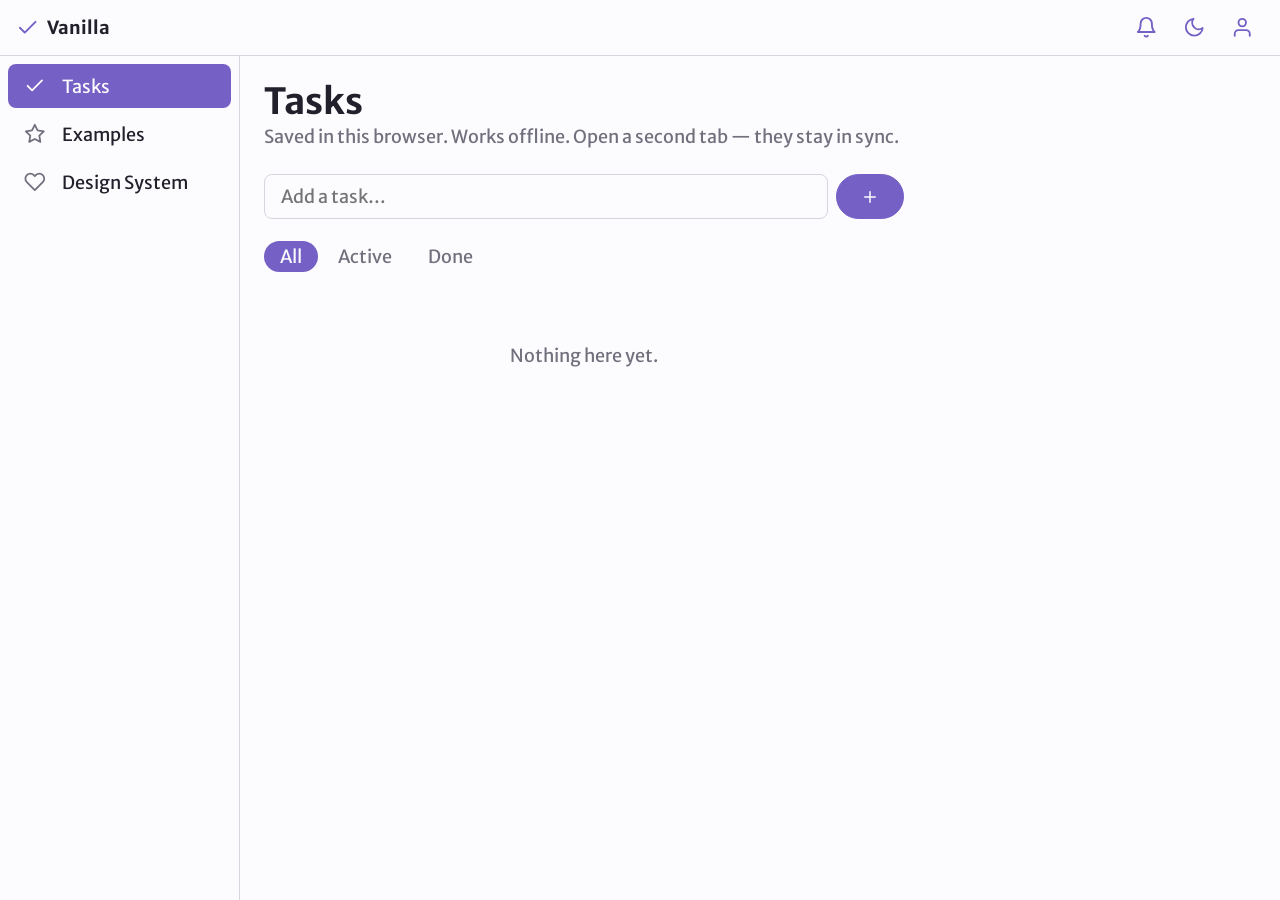
<file: public/index.html>
<!doctype html>
<html lang="en">
<head>
	<meta charset="utf-8">
	<meta name="viewport" content="width=device-width, initial-scale=1">
	<title>Tasks · Vanilla Template</title>
	<meta name="description" content="A local-first task list in a real app shell — the canonical example page.">

	<link rel="stylesheet" href="common.css">
	<link rel="stylesheet" href="index.css">
	<link rel="icon" href="icons.svg#icon-check">
	<link rel="manifest" href="manifest.json">
	<script type="module" src="index.js"></script>
</head>
<body>

<!-- The app shell: a top bar, a left nav, and the main content. On a narrow
     screen the nav becomes a drawer; whether it's open is a data-* on the shell
     that JS flips and CSS animates — no layout logic in JS. -->
<div class="app-shell" data-part="shell" data-sidebar="closed">

	<header class="app-header">
		<button class="icon-btn menu-toggle" data-variant="ghost" data-part="menu-toggle"
			aria-label="Toggle menu">
			<x-icon name="menu"></x-icon>
		</button>

		<a class="brand" href="index.html">
			<x-icon name="check"></x-icon>
			<span>Vanilla</span>
		</a>

		<div class="header-actions">
			<button class="icon-btn" data-variant="ghost" aria-label="Notifications">
				<x-icon name="bell"></x-icon>
			</button>
			<button class="icon-btn" data-variant="ghost" data-part="theme-toggle" aria-label="Toggle theme">
				<x-icon name="moon"></x-icon>
			</button>
			<button class="icon-btn" data-variant="ghost" aria-label="Account">
				<x-icon name="user"></x-icon>
			</button>
		</div>
	</header>

	<!-- Left nav. Real links in a list, one HTML file per page — no router. The
	     page we're on is a plain <span>, not a link. -->
	<aside class="sidebar">
		<nav class="side-nav" aria-label="Primary">
			<ul class="flow">
				<li><span><x-icon name="check"></x-icon> Tasks</span></li>
				<li><a href="examples/index.html"><x-icon name="star"></x-icon> Examples</a></li>
				<li><a href="design-system.html"><x-icon name="heart"></x-icon> Design System</a></li>
			</ul>
		</nav>
	</aside>

	<!-- Tap-to-close backdrop behind the open drawer (narrow screens only). -->
	<div class="overlay" data-part="overlay"></div>

	<main class="content">
		<div class="content-inner flow">

			<header class="content-head">
				<h1>Tasks</h1>
				<p class="muted">Saved in this browser. Works offline. Open a second tab —
					they stay in sync.</p>
			</header>

			<!-- Add. A plain <form>: Enter submits, `required` blocks empty. -->
			<form class="add-form" data-part="add-form">
				<input data-part="new-text" name="text" placeholder="Add a task…"
					required autocomplete="off" aria-label="New task">
				<button data-variant="primary" aria-label="Add">
					<x-icon name="plus"></x-icon>
				</button>
			</form>

			<!-- Filter. Each is a link to the same page with a query param — real
			     URLs, no router. All three stay links (clicking re-applies a
			     filter), so JS marks the active one with aria-current for anyone
			     who can't see the fill. -->
			<nav class="filters" data-part="filters" aria-label="Filter tasks">
				<ul>
					<li><a href="?filter=all">All</a></li>
					<li><a href="?filter=active">Active</a></li>
					<li><a href="?filter=done">Done</a></li>
				</ul>
			</nav>

			<ul class="task-list flow" data-part="list"></ul>

			<p class="empty" data-part="empty" hidden>Nothing here yet.</p>

		</div>
	</main>

</div>

<!-- Row shape for the reconciler. Cloned per task; [data-part] fields filled. -->
<template data-part="row-template">
	<li class="task">
		<label class="task-check">
			<input type="checkbox" data-part="done" aria-label="Done">
		</label>
		<span class="task-text" data-part="text"></span>
		<button class="task-action" data-part="edit" data-variant="ghost" aria-label="Edit">
			<x-icon name="edit"></x-icon>
		</button>
		<button class="task-action" data-part="remove" data-variant="ghost" aria-label="Delete">
			<x-icon name="trash"></x-icon>
		</button>
	</li>
</template>

<!-- Edit dialog. Native <dialog>; submits with method="dialog". -->
<dialog data-part="edit-dialog">
	<form method="dialog" class="flow" data-part="edit-form">
		<h2>Edit task</h2>
		<label>
			<span>Text</span>
			<input name="text" data-part="edit-text" required>
		</label>
		<div class="row">
			<button value="save" data-variant="primary">Save</button>
			<button value="cancel" data-variant="ghost" formnovalidate>Cancel</button>
		</div>
	</form>
</dialog>

</body>
</html>
</file>
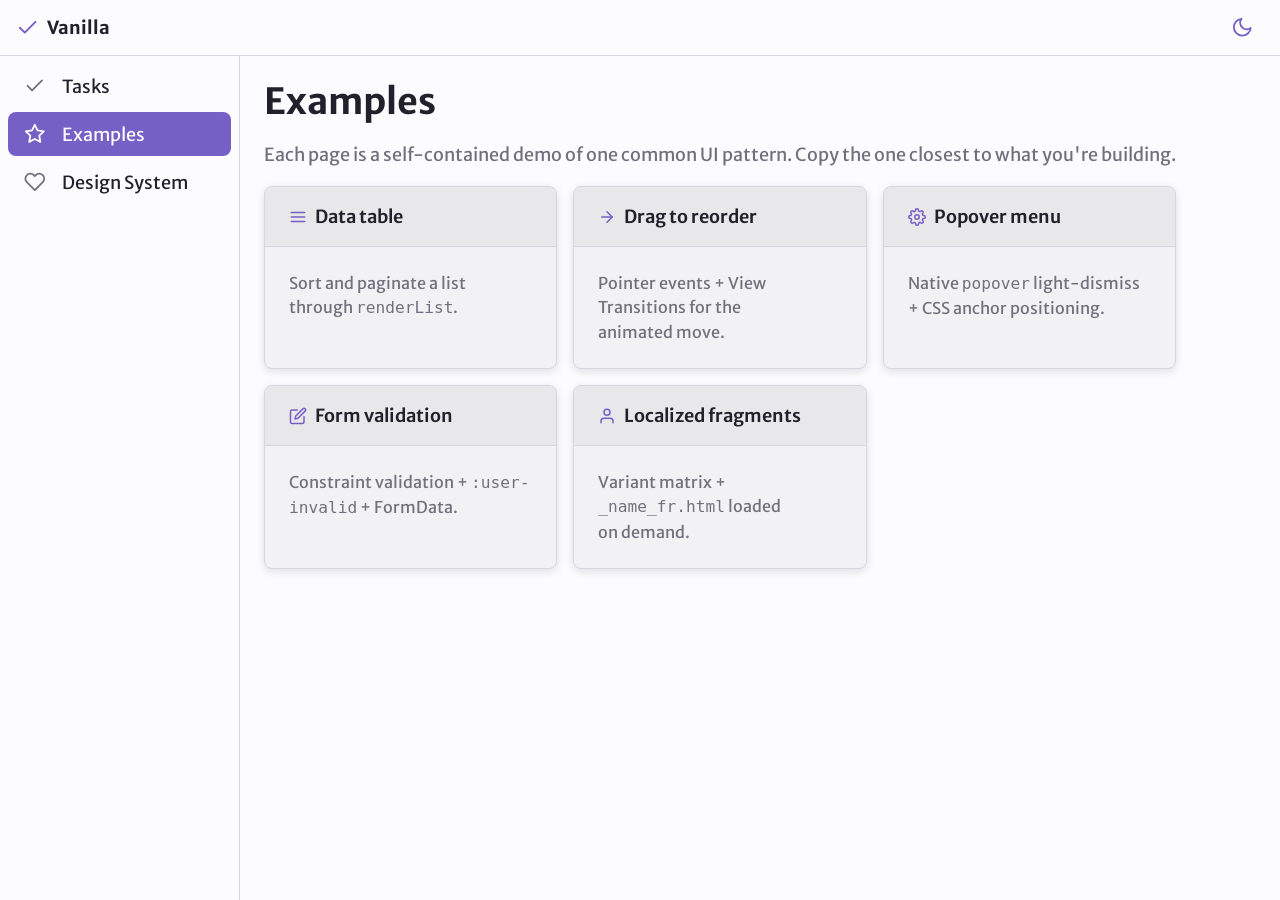
<file: public/examples/index.html>
<!doctype html>
<html lang="en">
<head>
	<meta charset="utf-8">
	<meta name="viewport" content="width=device-width, initial-scale=1">
	<title>Examples · Vanilla Template</title>
	<meta name="description" content="One self-contained page per pattern — copy the one you need.">

	<link rel="stylesheet" href="../common.css">
	<link rel="stylesheet" href="index.css">
	<link rel="icon" href="../icons.svg#icon-star">
	<script type="module" src="index.js"></script>
</head>
<body>

<!-- Same app shell as every page — top bar, left nav, drawer on narrow screens.
     The Examples link is the current page. See index.html for the full notes. -->
<div class="app-shell" data-part="shell" data-sidebar="closed">

	<header class="app-header">
		<button class="icon-btn menu-toggle" data-variant="ghost" data-part="menu-toggle"
			aria-label="Toggle menu">
			<x-icon name="menu"></x-icon>
		</button>

		<a class="brand" href="../index.html">
			<x-icon name="check"></x-icon>
			<span>Vanilla</span>
		</a>

		<div class="header-actions">
			<button class="icon-btn" data-variant="ghost" data-part="theme-toggle" aria-label="Toggle theme">
				<x-icon name="moon"></x-icon>
			</button>
		</div>
	</header>

	<aside class="sidebar">
		<nav class="side-nav" aria-label="Primary">
			<ul class="flow">
				<li><a href="../index.html"><x-icon name="check"></x-icon> Tasks</a></li>
				<li><span><x-icon name="star"></x-icon> Examples</span></li>
				<li><a href="../design-system.html"><x-icon name="heart"></x-icon> Design System</a></li>
			</ul>
		</nav>
	</aside>

	<div class="overlay" data-part="overlay"></div>

	<main class="content ex-main flow">

		<header class="flow">
			<h1>Examples</h1>
			<p class="muted">Each page is a self-contained demo of one common UI
				pattern. Copy the one closest to what you're building.</p>
		</header>

		<div class="card-grid-flush">
			<a class="card" href="data-table.html">
				<header class="card-head"><x-icon name="menu"></x-icon> Data table</header>
				<p class="card-body">Sort and paginate a list through <code>renderList</code>.</p>
			</a>
			<a class="card" href="reorder.html">
				<header class="card-head"><x-icon name="arrow-right"></x-icon> Drag to reorder</header>
				<p class="card-body">Pointer events + View Transitions for the animated move.</p>
			</a>
			<a class="card" href="popover-menu.html">
				<header class="card-head"><x-icon name="settings"></x-icon> Popover menu</header>
				<p class="card-body">Native <code>popover</code> light-dismiss + CSS anchor positioning.</p>
			</a>
			<a class="card" href="form-validation.html">
				<header class="card-head"><x-icon name="edit"></x-icon> Form validation</header>
				<p class="card-body">Constraint validation + <code>:user-invalid</code> + FormData.</p>
			</a>
			<a class="card" href="i18n-fragments.html">
				<header class="card-head"><x-icon name="user"></x-icon> Localized fragments</header>
				<p class="card-body">Variant matrix + <code>_name_fr.html</code> loaded on demand.</p>
			</a>
		</div>

	</main>

</div>

</body>
</html>
</file>
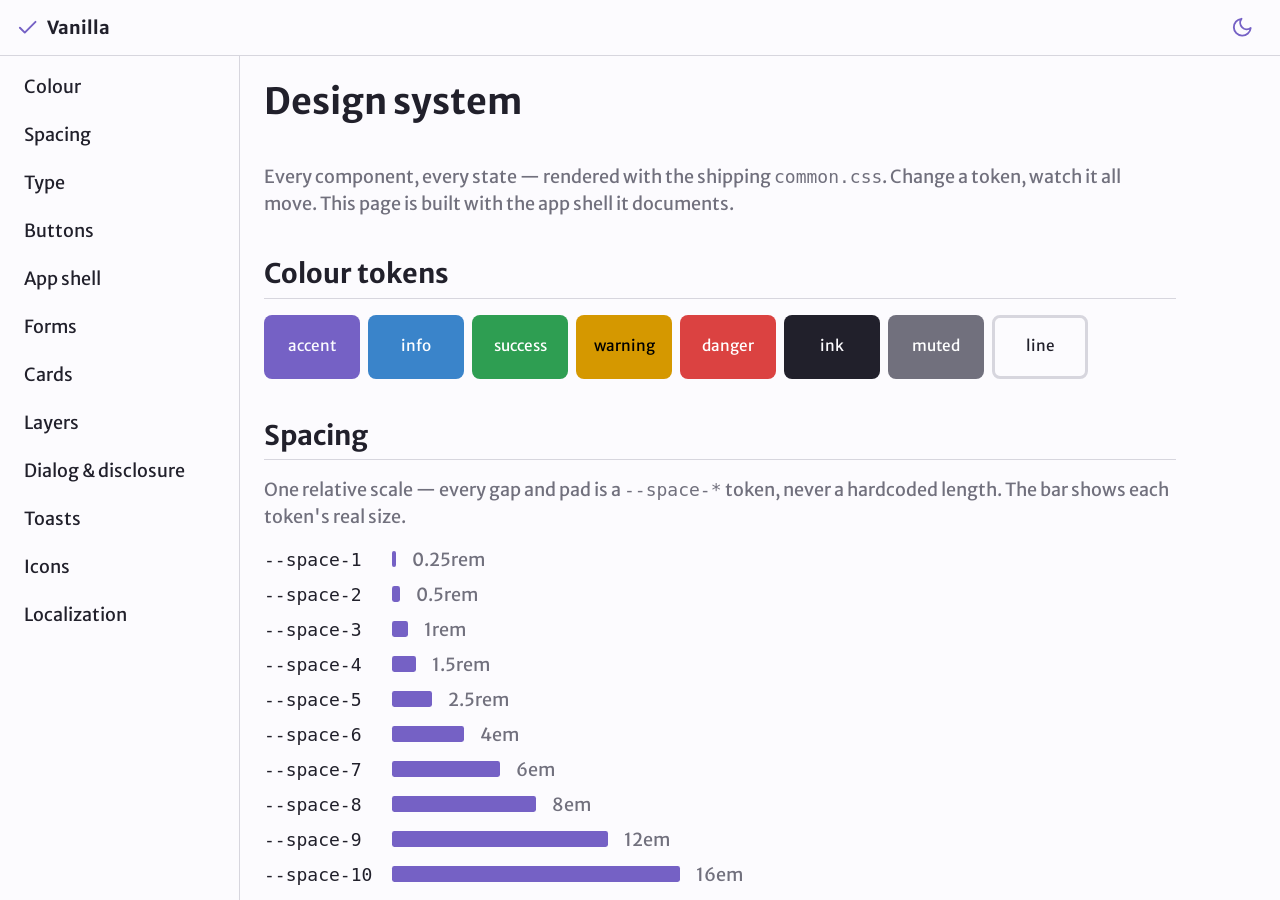
<file: public/design-system.html>
<!doctype html>
<html lang="en">
<head>
	<meta charset="utf-8">
	<meta name="viewport" content="width=device-width, initial-scale=1">
	<title>Design system · Vanilla Template</title>

	<!-- The gallery ships the SAME common.css the app does, so it can't drift
	     from the real components. design-system.css is layout for this page
	     only — it defines no component styles. -->
	<link rel="stylesheet" href="common.css">
	<link rel="stylesheet" href="design-system.css">
	<script type="module" src="design-system.js"></script>
</head>
<body>

<!-- The gallery is built with the very shell it documents (common.css). -->
<div class="app-shell" data-part="shell" data-sidebar="closed">

<header class="app-header">
	<button class="icon-btn menu-toggle" data-variant="ghost" data-part="menu-toggle"
		aria-label="Toggle menu">
		<x-icon name="menu"></x-icon>
	</button>
	<a class="brand" href="index.html">
		<x-icon name="check"></x-icon>
		<span>Vanilla</span>
	</a>
	<div class="header-actions">
		<button class="icon-btn" data-variant="ghost" data-part="theme-toggle" aria-label="Toggle theme">
			<x-icon name="moon"></x-icon>
		</button>
	</div>
</header>

<aside class="sidebar">
	<nav class="side-nav" aria-label="Sections">
		<ul class="flow">
			<li><a href="#colour">Colour</a></li>
			<li><a href="#spacing">Spacing</a></li>
			<li><a href="#type">Type</a></li>
			<li><a href="#buttons">Buttons</a></li>
			<li><a href="#shell">App shell</a></li>
			<li><a href="#forms">Forms</a></li>
			<li><a href="#cards">Cards</a></li>
			<li><a href="#layers">Layers</a></li>
			<li><a href="#dialog">Dialog &amp; disclosure</a></li>
			<li><a href="#toasts">Toasts</a></li>
			<li><a href="#icons">Icons</a></li>
			<li><a href="#i18n">Localization</a></li>
		</ul>
	</nav>
</aside>

<div class="overlay" data-part="overlay"></div>

<main class="content ds-main flow">

	<header class="flow">
		<h1>Design system</h1>
		<p class="muted">Every component, every state — rendered with the shipping
			<code>common.css</code>. Change a token, watch it all move. This page is
			built with the app shell it documents.</p>
	</header>

	<!-- ── Colour ──────────────────────────────────────────────────────── -->
	<section id="colour" class="ds-section flow">
		<h2>Colour tokens</h2>
		<div class="ds-swatches">
			<div class="ds-swatch" style="background: var(--accent); color: var(--accent-ink)">accent</div>
			<div class="ds-swatch" style="background: var(--info); color: white">info</div>
			<div class="ds-swatch" style="background: var(--success); color: white">success</div>
			<div class="ds-swatch" style="background: var(--warning); color: black">warning</div>
			<div class="ds-swatch" style="background: var(--danger); color: white">danger</div>
			<div class="ds-swatch" style="background: var(--ink); color: var(--surface)">ink</div>
			<div class="ds-swatch" style="background: var(--muted); color: white">muted</div>
			<div class="ds-swatch ds-swatch-line">line</div>
		</div>
	</section>

	<!-- ── Spacing ─────────────────────────────────────────────────────── -->
	<section id="spacing" class="ds-section flow">
		<h2>Spacing</h2>
		<p class="muted">One relative scale — every gap and pad is a
			<code>--space-*</code> token, never a hardcoded length. The bar shows
			each token's real size.</p>
		<div class="ds-spaces flow">
			<div class="row"><code>--space-1</code><span class="ds-bar" style="inline-size: var(--space-1)"></span><span class="muted">0.25rem</span></div>
			<div class="row"><code>--space-2</code><span class="ds-bar" style="inline-size: var(--space-2)"></span><span class="muted">0.5rem</span></div>
			<div class="row"><code>--space-3</code><span class="ds-bar" style="inline-size: var(--space-3)"></span><span class="muted">1rem</span></div>
			<div class="row"><code>--space-4</code><span class="ds-bar" style="inline-size: var(--space-4)"></span><span class="muted">1.5rem</span></div>
			<div class="row"><code>--space-5</code><span class="ds-bar" style="inline-size: var(--space-5)"></span><span class="muted">2.5rem</span></div>
			<div class="row"><code>--space-6</code><span class="ds-bar" style="inline-size: var(--space-6)"></span><span class="muted">4em</span></div>
			<div class="row"><code>--space-7</code><span class="ds-bar" style="inline-size: var(--space-7)"></span><span class="muted">6em</span></div>
			<div class="row"><code>--space-8</code><span class="ds-bar" style="inline-size: var(--space-8)"></span><span class="muted">8em</span></div>
			<div class="row"><code>--space-9</code><span class="ds-bar" style="inline-size: var(--space-9)"></span><span class="muted">12em</span></div>
			<div class="row"><code>--space-10</code><span class="ds-bar" style="inline-size: var(--space-10)"></span><span class="muted">16em</span></div>
		</div>
		<p class="muted">Small steps (1–5) are <code>rem</code>, fixed to the root
			size, for gaps and padding. Large steps (6–10) are <code>em</code>, so
			big whitespace scales with the local text. The <code>.flow</code>
			utility stacks content using these — its gap defaults to
			<code>1em</code>, and a container sets <code>--flow-space</code> to any
			of them to retune.</p>
	</section>

	<!-- ── Type ────────────────────────────────────────────────────────── -->
	<section id="type" class="ds-section flow">
		<h2>Type</h2>
		<h1>Heading 1</h1>
		<h2>Heading 2</h2>
		<h3>Heading 3</h3>
		<p>Body text sets the scale for everything else — sizes are relative, so
			nudging the root font-size rescales the whole page. Here's a
			<a href="#type">link</a> and some <code>inline code</code>.</p>
		<p class="muted">Muted text, for captions and secondary notes.</p>
	</section>

	<!-- ── Buttons ─────────────────────────────────────────────────────── -->
	<section id="buttons" class="ds-section flow">
		<h2>Buttons</h2>
		<p class="muted">One rule, variant chosen by <code>data-variant</code>.</p>
		<div class="row wrap">
			<button type="button">Default</button>
			<button type="button" data-variant="primary">Primary</button>
			<button type="button" data-variant="ghost">Ghost</button>
			<button type="button" data-variant="danger">Danger</button>
			<button type="button" disabled>Disabled</button>
			<button type="button" data-variant="primary">
				<x-icon name="plus"></x-icon> With icon
			</button>
		</div>
	</section>

	<!-- ── App shell ───────────────────────────────────────────────────── -->
	<section id="shell" class="ds-section flow">
		<h2>App shell</h2>
		<p class="muted">The top bar and the side nav — chrome every page reuses.
			The frame that stretches them into a full-height layout (and folds the
			nav into a drawer on a narrow screen) is each page's own CSS; here the
			pieces stand on their own.</p>

		<h3>Header bar</h3>
		<div class="ds-frame">
			<header class="app-header">
				<a class="brand" href="#shell">
					<x-icon name="check"></x-icon>
					<span>Vanilla</span>
				</a>
				<div class="header-actions">
					<button class="icon-btn" data-variant="ghost" type="button" aria-label="Notifications">
						<x-icon name="bell"></x-icon>
					</button>
					<button class="icon-btn" data-variant="ghost" type="button" aria-label="Toggle theme">
						<x-icon name="moon"></x-icon>
					</button>
					<button class="icon-btn" data-variant="ghost" type="button" aria-label="Account">
						<x-icon name="user"></x-icon>
					</button>
				</div>
			</header>
			<div class="ds-frame-body">The page content sits below the bar.</div>
		</div>

		<h3>Icon button</h3>
		<p class="muted">A square, icon-only <code>.icon-btn</code> — the shared
			button, only the shape changes. Takes the same variants.</p>
		<div class="row wrap">
			<button class="icon-btn" type="button" aria-label="Search"><x-icon name="search"></x-icon></button>
			<button class="icon-btn" data-variant="ghost" type="button" aria-label="Settings"><x-icon name="settings"></x-icon></button>
			<button class="icon-btn" data-variant="primary" type="button" aria-label="Add"><x-icon name="plus"></x-icon></button>
		</div>

		<h3>Side nav</h3>
		<p class="muted">A <code>ul</code> of icon + label links. The current page
			isn't a link — it's a plain <code>&lt;span&gt;</code>, filled like the
			primary button. Being the one item you can't click marks it as current,
			so it needs no <code>aria-current</code>.</p>
		<div class="ds-frame ds-frame-nav">
			<nav class="side-nav" aria-label="Example">
				<ul class="flow">
					<li><span><x-icon name="check"></x-icon> Tasks</span></li>
					<li><a href="#shell"><x-icon name="star"></x-icon> Starred</a></li>
					<li><a href="#shell"><x-icon name="bell"></x-icon> Notifications</a></li>
					<li><a href="#shell"><x-icon name="heart"></x-icon> Components</a></li>
				</ul>
			</nav>
		</div>
	</section>

	<!-- ── Forms ───────────────────────────────────────────────────────── -->
	<section id="forms" class="ds-section flow">
		<h2>Forms</h2>
		<p class="muted">Labels wrap their control; errors show only after the
			user touches a field (<code>:user-invalid</code>). Try submitting
			empty.</p>
		<form class="flow ds-form" data-part="demo-form">
			<label>
				<span>Name</span>
				<input name="name" required placeholder="Ada Lovelace">
			</label>
			<label>
				<span>Email</span>
				<input name="email" type="email" required placeholder="ada@example.com">
				<small class="field-error">Enter a valid email.</small>
			</label>
			<label>
				<span>Role</span>
				<select name="role">
					<option>Engineer</option>
					<option>Designer</option>
					<option>Manager</option>
				</select>
			</label>
			<fieldset>
				<legend>Notifications</legend>
				<label class="row"><input type="checkbox" name="n" checked> <span>Email</span></label>
				<label class="row"><input type="checkbox" name="n"> <span>SMS</span></label>
			</fieldset>
			<label>
				<span>Notes</span>
				<textarea name="notes" placeholder="Anything else…"></textarea>
			</label>
			<div class="row">
				<button type="submit" data-variant="primary">Submit</button>
				<button type="reset" data-variant="ghost">Reset</button>
			</div>
		</form>
	</section>

	<!-- ── Cards ───────────────────────────────────────────────────────── -->
	<section id="cards" class="ds-section flow">
		<h2>Cards</h2>
		<p class="muted">A framed surface. The frame adds no padding — build the
			inside from optional parts: a full-width <code>.card-head</code> (one
			tone deeper, with a bottom line), a <code>.card-media</code> that runs
			edge to edge, and a padded <code>.card-body</code>. Mix them as the
			content needs.</p>

		<!-- Anatomy: the optional parts, laid out in a plain responsive grid. -->
		<h3>Anatomy</h3>
		<div class="card-grid">

			<!-- Header + body: the standard two-part card. -->
			<article class="card">
				<header class="card-head">Header</header>
				<div class="card-body flow">
					<p>A header bar over a padded body. The header runs the full width
						of the card and sits one tone deeper, split off by a line.</p>
					<div class="row"><button type="button" data-variant="primary">Action</button></div>
				</div>
			</article>

			<!-- Body only: no header, just padded content. -->
			<article class="card">
				<div class="card-body flow">
					<strong>No header</strong>
					<p>Sometimes a card is just a padded box. Drop the header and keep
						the <code>.card-body</code>.</p>
				</div>
			</article>

			<!-- Media on top: the image is full-bleed (no padding); text below sits
			     in a body. -->
			<article class="card">
				<div class="card-media ds-card-photo" role="img" aria-label="Placeholder image"></div>
				<div class="card-body flow">
					<strong>Image on top</strong>
					<p>The picture fills the card corner to corner — no padding around
						it — and the body pads only the text.</p>
				</div>
			</article>

			<!-- All three: header, then a full-bleed image, then a body. -->
			<article class="card">
				<header class="card-head">Header</header>
				<div class="card-media ds-card-photo" role="img" aria-label="Placeholder image"></div>
				<div class="card-body">
					<p>Header, full-bleed media, and body stacked together.</p>
				</div>
			</article>

			<!-- Media only: an image card with no text at all. -->
			<article class="card">
				<div class="card-media ds-card-photo" role="img" aria-label="Placeholder image"></div>
			</article>

			<!-- One element carrying both classes — the plain text-card shorthand. -->
			<p class="card card-body">A one-element text card: <code>.card</code> for
				the frame, <code>.card-body</code> for the padding.</p>

		</div>

		<!-- Layouts: the four shared containers for a set of cards. Each demo uses
		     the same cards with uneven text so the layout differences show. -->
		<h3>Layouts</h3>
		<p class="muted">Four first-class containers for a set of cards, all from
			<code>common.css</code>. Each takes a <code>--card-gap</code> and a
			<code>--card-min</code> knob.</p>

		<p class="muted"><code>.card-carousel</code> — one row that scrolls sideways
			and snaps to each card.</p>
		<div class="card-carousel">
			<article class="card"><header class="card-head">One</header><div class="card-body">Scrolls sideways.</div></article>
			<article class="card"><header class="card-head">Two</header><div class="card-body">Snaps to each card as you drag.</div></article>
			<article class="card"><header class="card-head">Three</header><div class="card-body">Cards keep their width and run off-screen.</div></article>
			<article class="card"><header class="card-head">Four</header><div class="card-body">Scroll to reach the rest.</div></article>
			<article class="card"><header class="card-head">Five</header><div class="card-body">Last one.</div></article>
		</div>

		<p class="muted"><code>.card-grid</code> — wraps into as many columns as fit;
			each card keeps its natural height, so the bottoms are ragged.</p>
		<div class="card-grid">
			<article class="card"><header class="card-head">One</header><div class="card-body">A line.</div></article>
			<article class="card"><header class="card-head">Two</header><div class="card-body">More text here, so this card runs a couple of lines taller than the one-liners next to it.</div></article>
			<article class="card"><header class="card-head">Three</header><div class="card-body">A line.</div></article>
			<article class="card"><header class="card-head">Four</header><div class="card-body">A middling amount of text — a bit more than one line, a bit less than the tall one.</div></article>
			<article class="card"><header class="card-head">Five</header><div class="card-body">A line.</div></article>
			<article class="card"><header class="card-head">Six</header><div class="card-body">The tallest of the set, with enough words to wrap across several lines and stretch this card well past the rest of them in the row.</div></article>
		</div>

		<p class="muted"><code>.card-grid-flush</code> — the same grid, but every card
			in a row matches the tallest, so their bottoms line up flush.</p>
		<div class="card-grid-flush">
			<article class="card"><header class="card-head">One</header><div class="card-body">A line.</div></article>
			<article class="card"><header class="card-head">Two</header><div class="card-body">More text here, so this card runs a couple of lines taller than the one-liners next to it.</div></article>
			<article class="card"><header class="card-head">Three</header><div class="card-body">A line.</div></article>
			<article class="card"><header class="card-head">Four</header><div class="card-body">A middling amount of text — a bit more than one line, a bit less than the tall one.</div></article>
			<article class="card"><header class="card-head">Five</header><div class="card-body">A line.</div></article>
			<article class="card"><header class="card-head">Six</header><div class="card-body">The tallest of the set, with enough words to wrap across several lines and stretch this card well past the rest of them in the row.</div></article>
		</div>

		<p class="muted"><code>.card-stack</code> — a single vertical column, one card
			under the next.</p>
		<div class="card-stack">
			<article class="card"><header class="card-head">First</header><div class="card-body">Stacked straight down the page.</div></article>
			<article class="card"><header class="card-head">Second</header><div class="card-body">Full width, one under the last.</div></article>
			<article class="card"><header class="card-head">Third</header><div class="card-body">Good for a narrow column or a feed.</div></article>
		</div>
	</section>

	<!-- ── Layers ──────────────────────────────────────────────────────── -->
	<section id="layers" class="ds-section flow">
		<h2>Layers</h2>
		<p class="muted">Each nested <code>.card</code> shifts tone one step on its
			own — no per-depth class. Padding is <code>.card-body</code>; the tone
			step is automatic.</p>
		<div class="card">
			<div class="card-body">
				Layer 1
				<div class="card">
					<div class="card-body">
						Layer 2
						<div class="card">
							<div class="card-body">
								Layer 3
								<div class="card"><div class="card-body">Layer 4</div></div>
							</div>
						</div>
					</div>
				</div>
			</div>
		</div>
	</section>

	<!-- ── Dialog & disclosure ─────────────────────────────────────────── -->
	<section id="dialog" class="ds-section flow">
		<h2>Dialog &amp; disclosure</h2>
		<div class="row wrap">
			<button type="button" data-part="open-dialog" data-variant="primary">Open dialog</button>
		</div>
		<dialog data-part="dialog">
			<form method="dialog" class="flow">
				<h3>Native &lt;dialog&gt;</h3>
				<p>Focus trap, Esc to close, and the backdrop all come from the
					platform. <code>method="dialog"</code> closes on submit.</p>
				<div class="row">
					<button data-variant="primary">Got it</button>
				</div>
			</form>
		</dialog>

		<details>
			<summary>A details/summary disclosure</summary>
			<p>Open and closed is a state the browser owns. No JS.</p>
		</details>
	</section>

	<!-- ── Toasts ──────────────────────────────────────────────────────── -->
	<section id="toasts" class="ds-section flow">
		<h2>Toasts</h2>
		<p class="muted">Lifetime is a CSS animation. Hover one to pause it.</p>
		<div class="row wrap">
			<button type="button" data-toast="info">Info</button>
			<button type="button" data-toast="success">Success</button>
			<button type="button" data-toast="warning">Warning</button>
			<button type="button" data-toast="error">Error</button>
		</div>
	</section>

	<!-- ── Icons ───────────────────────────────────────────────────────── -->
	<section id="icons" class="ds-section flow">
		<h2>Icons</h2>
		<p class="muted">One sprite, sized to the surrounding text, coloured by
			<code>currentColor</code>.</p>
		<div class="ds-icons" data-part="icon-grid"></div>
		<p class="muted">By default a bigger icon has a proportionally bigger
			stroke (left). Set <code>--icon-scale</code> to the size multiple and
			the stroke stays visually the same weight at any size (right):</p>
		<div class="row" style="gap: 2rem; align-items: baseline">
			<span class="row" style="gap: 1rem; align-items: baseline">
				<x-icon name="star" style="font-size: 1rem"></x-icon>
				<x-icon name="star" style="font-size: 2rem"></x-icon>
				<x-icon name="star" style="font-size: 3rem"></x-icon>
			</span>
			<span class="row" style="gap: 1rem; align-items: baseline">
				<x-icon name="star" style="font-size: 1rem; --icon-scale: 1"></x-icon>
				<x-icon name="star" style="font-size: 2rem; --icon-scale: 2"></x-icon>
				<x-icon name="star" style="font-size: 3rem; --icon-scale: 3"></x-icon>
			</span>
		</div>
	</section>

	<!-- ── Localization ────────────────────────────────────────────────── -->
	<section id="i18n" class="ds-section flow">
		<h2>Localization</h2>
		<p class="muted">A string is a <code>&lt;template&gt;</code> tagged with
			<code>lang</code> and optional axes. Plural and language are picked by
			specificity.</p>

		<template data-name="cart" lang="en" data-plural="one">{count} item in your cart</template>
		<template data-name="cart" lang="en" data-plural="other">{count} items in your cart</template>
		<template data-name="cart" lang="fr" data-plural="one">{count} article dans le panier</template>
		<template data-name="cart" lang="fr" data-plural="other">{count} articles dans le panier</template>

		<div class="row wrap">
			<label class="row"><span>Locale</span>
				<select data-part="locale">
					<option value="en">en</option>
					<option value="fr">fr</option>
				</select>
			</label>
			<label class="row"><span>Count</span>
				<input data-part="count" type="number" value="1" min="0" style="width: 6rem">
			</label>
		</div>
		<p class="card card-body" data-part="cart-out" lang="en">1 item in your cart</p>
	</section>

	<footer class="ds-foot muted">
		Same <code>common.css</code> as the app. If it looks right here, it looks
		right there.
	</footer>

</main>

</div>

</body>
</html>
</file>
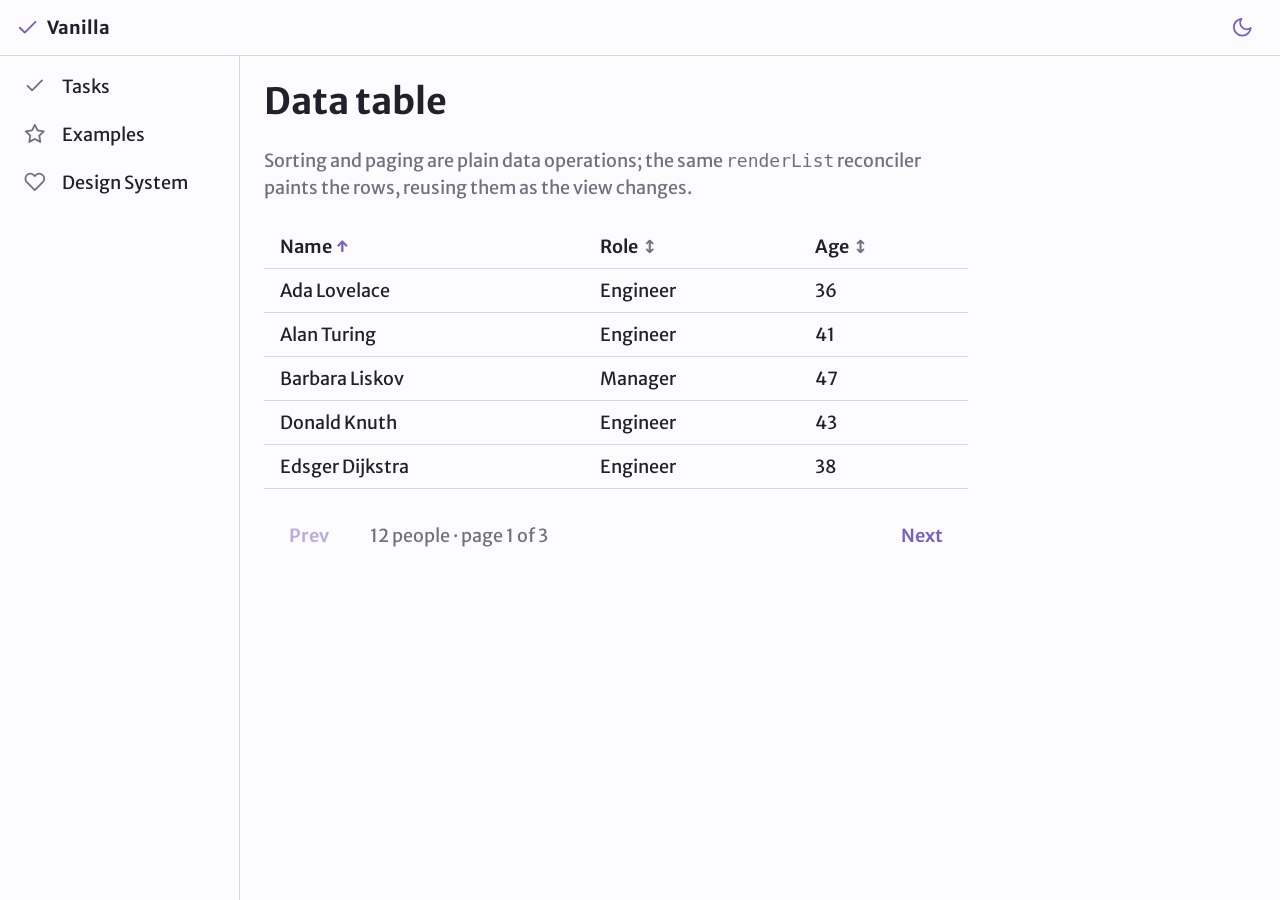
<file: public/examples/data-table.html>
<!doctype html>
<html lang="en">
<head>
	<meta charset="utf-8">
	<meta name="viewport" content="width=device-width, initial-scale=1">
	<title>Data table · Examples</title>
	<link rel="stylesheet" href="../common.css">
	<link rel="icon" href="../icons.svg#icon-menu">
	<style>
		/* The page wears the shared app shell (common.css); this file only styles
		   the content inside it. */
		.content-inner { width: min(100%, 44rem); --flow-space: var(--space-4); }
		.muted { color: var(--muted); }
		table { width: 100%; border-collapse: collapse; }
		th, td { text-align: left; padding: var(--space-2) var(--space-3); border-bottom: 0.1rem solid var(--line); }
		th button {
			all: unset; cursor: pointer; display: inline-flex; align-items: center; gap: var(--space-1);
			font-weight: 600; min-height: auto; padding: 0; border: 0;
		}
		/* The sort arrow is a data-* state on the header; CSS draws it. */
		th[data-sort] button::after { content: '↕'; color: var(--muted); }
		th[data-sort="asc"] button::after { content: '↑'; color: var(--accent); }
		th[data-sort="desc"] button::after { content: '↓'; color: var(--accent); }
		.controls { display: flex; align-items: center; gap: var(--space-3); }
		.controls .grow { flex: 1; }
	</style>
	<script type="module" src="data-table.js"></script>
</head>
<body>

<!-- The shared app shell — top bar, side nav, drawer on narrow screens. The
     Examples link is the current section. See ../index.html for the full notes. -->
<div class="app-shell" data-part="shell" data-sidebar="closed">

	<header class="app-header">
		<button class="icon-btn menu-toggle" data-variant="ghost" data-part="menu-toggle"
			aria-label="Toggle menu">
			<x-icon name="menu"></x-icon>
		</button>
		<a class="brand" href="../index.html">
			<x-icon name="check"></x-icon>
			<span>Vanilla</span>
		</a>
		<div class="header-actions">
			<button class="icon-btn" data-variant="ghost" data-part="theme-toggle" aria-label="Toggle theme">
				<x-icon name="moon"></x-icon>
			</button>
		</div>
	</header>

	<aside class="sidebar">
		<nav class="side-nav" aria-label="Primary">
			<ul class="flow">
				<li><a href="../index.html"><x-icon name="check"></x-icon> Tasks</a></li>
				<li><a href="index.html"><x-icon name="star"></x-icon> Examples</a></li>
				<li><a href="../design-system.html"><x-icon name="heart"></x-icon> Design System</a></li>
			</ul>
		</nav>
	</aside>

	<div class="overlay" data-part="overlay"></div>

	<main class="content">
		<div class="content-inner flow">

			<header class="flow">
				<h1>Data table</h1>
				<p class="muted">Sorting and paging are plain data operations; the same
					<code>renderList</code> reconciler paints the rows, reusing them as the
					view changes.</p>
			</header>

			<table>
				<thead>
					<tr data-part="head">
						<th data-sort="asc" data-key="name"><button type="button">Name</button></th>
						<th data-key="role"><button type="button">Role</button></th>
						<th data-key="age"><button type="button">Age</button></th>
					</tr>
				</thead>
				<tbody data-part="rows"></tbody>
			</table>

			<div class="controls">
				<button type="button" data-part="prev" data-variant="ghost">Prev</button>
				<span class="grow muted" data-part="status"></span>
				<button type="button" data-part="next" data-variant="ghost">Next</button>
			</div>

		</div>
	</main>

</div>

<template data-part="row">
	<tr><td data-part="name"></td><td data-part="role"></td><td data-part="age"></td></tr>
</template>

</body>
</html>
</file>
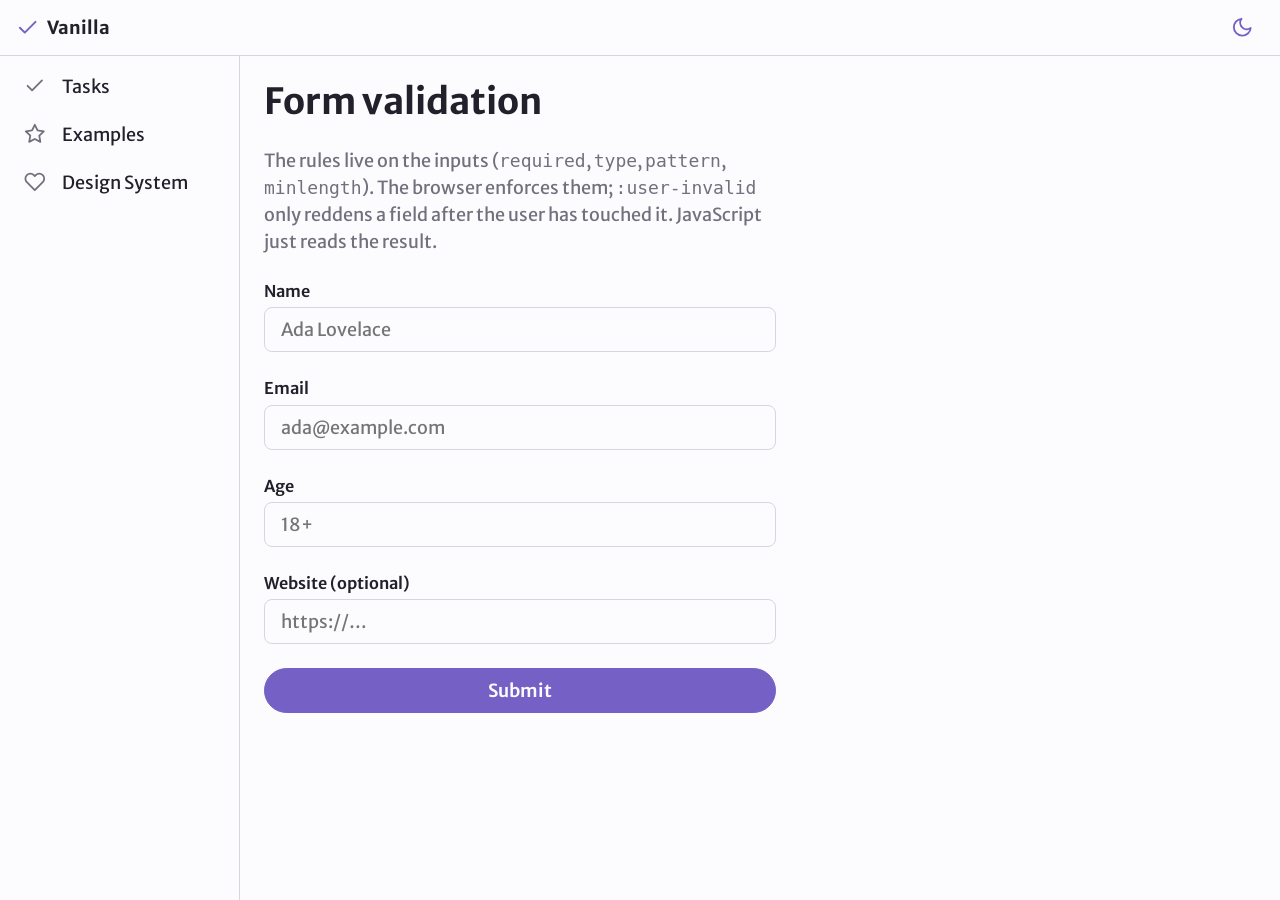
<file: public/examples/form-validation.html>
<!doctype html>
<html lang="en">
<head>
	<meta charset="utf-8">
	<meta name="viewport" content="width=device-width, initial-scale=1">
	<title>Form validation · Examples</title>
	<link rel="stylesheet" href="../common.css">
	<link rel="icon" href="../icons.svg#icon-edit">
	<script type="module" src="../common.js"></script>
	<style>
		/* The page wears the shared app shell (common.css); this file only styles
		   the content inside it. */
		.content-inner { width: min(100%, 32rem); --flow-space: var(--space-4); }
		.muted { color: var(--muted); }
		form { --flow-space: var(--space-4); }   /* stacks via the shared .flow class */
		output.result {
			padding: var(--space-3); border-radius: var(--radius);
			border-inline-start: 0.25rem solid var(--success);
			background: oklch(var(--surface-l) var(--c) var(--h));
			white-space: pre-wrap; font-family: ui-monospace, monospace;
		}
	</style>
</head>
<body>

<!-- The shared app shell — top bar, side nav, drawer on narrow screens. The
     Examples link is the current section. See ../index.html for the full notes. -->
<div class="app-shell" data-part="shell" data-sidebar="closed">

	<header class="app-header">
		<button class="icon-btn menu-toggle" data-variant="ghost" data-part="menu-toggle"
			aria-label="Toggle menu">
			<x-icon name="menu"></x-icon>
		</button>
		<a class="brand" href="../index.html">
			<x-icon name="check"></x-icon>
			<span>Vanilla</span>
		</a>
		<div class="header-actions">
			<button class="icon-btn" data-variant="ghost" data-part="theme-toggle" aria-label="Toggle theme">
				<x-icon name="moon"></x-icon>
			</button>
		</div>
	</header>

	<aside class="sidebar">
		<nav class="side-nav" aria-label="Primary">
			<ul class="flow">
				<li><a href="../index.html"><x-icon name="check"></x-icon> Tasks</a></li>
				<li><a href="index.html"><x-icon name="star"></x-icon> Examples</a></li>
				<li><a href="../design-system.html"><x-icon name="heart"></x-icon> Design System</a></li>
			</ul>
		</nav>
	</aside>

	<div class="overlay" data-part="overlay"></div>

	<main class="content">
		<div class="content-inner flow">

			<header class="flow">
				<h1>Form validation</h1>
				<p class="muted">The rules live on the inputs (<code>required</code>,
					<code>type</code>, <code>pattern</code>, <code>minlength</code>). The
					browser enforces them; <code>:user-invalid</code> only reddens a field
					after the user has touched it. JavaScript just reads the result.</p>
			</header>

			<form class="flow" data-part="form" novalidate>
				<label>
					<span>Name</span>
					<input name="name" required minlength="2" placeholder="Ada Lovelace"
						autocomplete="name">
					<small class="field-error">At least two characters.</small>
				</label>

				<label>
					<span>Email</span>
					<input name="email" type="email" required placeholder="ada@example.com"
						autocomplete="email">
					<small class="field-error">Enter a valid email address.</small>
				</label>

				<label>
					<span>Age</span>
					<input name="age" type="number" min="18" max="120" required placeholder="18+">
					<small class="field-error">Must be 18 or older.</small>
				</label>

				<label>
					<span>Website (optional)</span>
					<input name="site" type="url" placeholder="https://…">
				</label>

				<button data-variant="primary">Submit</button>
			</form>

			<output class="result" data-part="result" hidden></output>

		</div>
	</main>

</div>

<script type="module">
	import { $, mountShell } from '../common.js'

	// Wire the shared shell chrome (drawer + theme toggle).
	mountShell()

	let form = $('@form')

	// `novalidate` turns off the browser's own popups so we control the flow,
	// but the constraints still drive checkValidity() and :user-invalid.
	form.addEventListener('submit', e => {
		e.preventDefault()
		if (!form.checkValidity()) {
			// Reveals every field's error styling and moves focus to the first
			// bad one — all from the platform.
			form.reportValidity()
			return
		}
		let data = Object.fromEntries(new FormData(form))
		let out = $('@result')
		out.hidden = false
		out.textContent = 'Valid! Submitting:\n' + JSON.stringify(data, null, 2)
	})
</script>

</body>
</html>
</file>
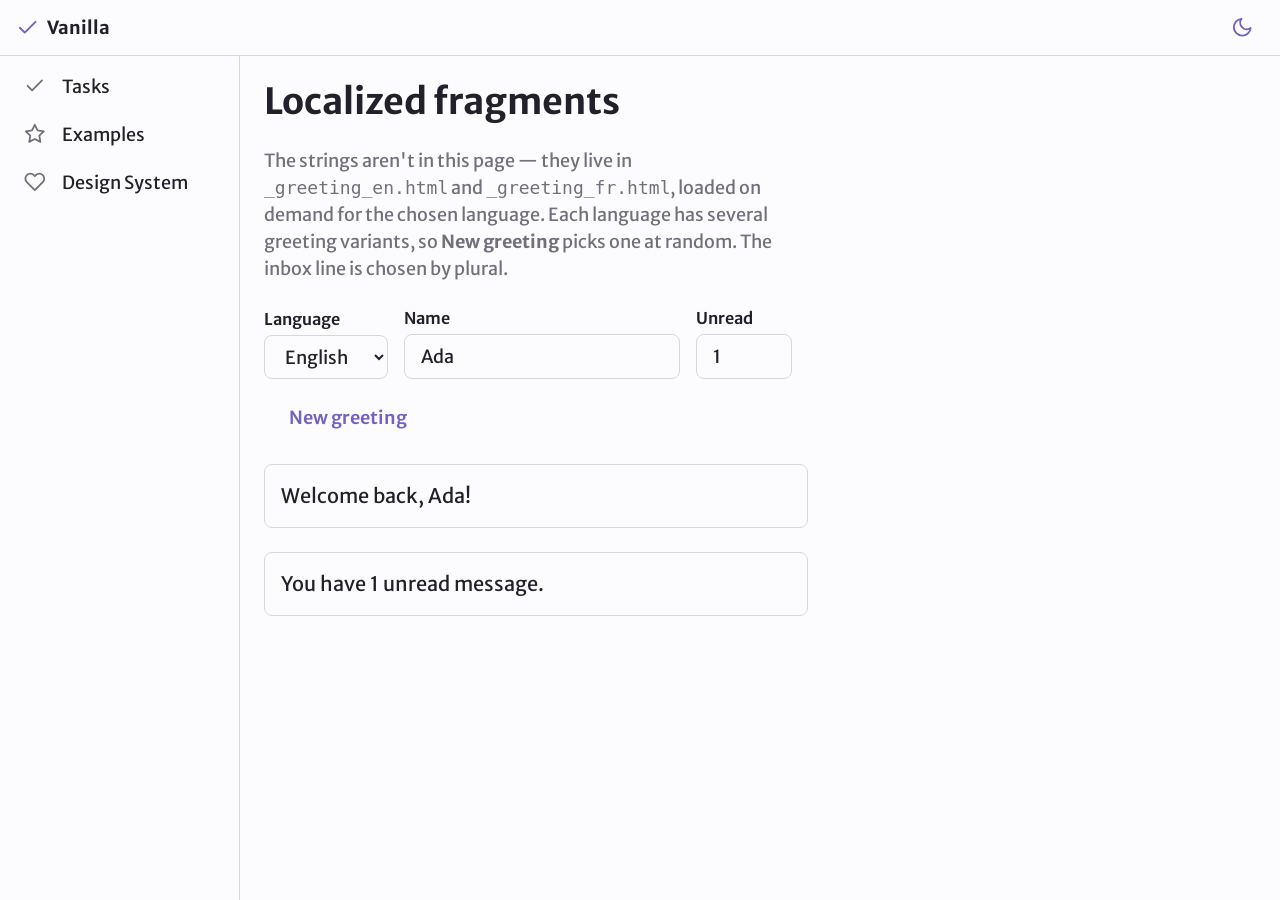
<file: public/examples/i18n-fragments.html>
<!doctype html>
<html lang="en">
<head>
	<meta charset="utf-8">
	<meta name="viewport" content="width=device-width, initial-scale=1">
	<title>Localized fragments · Examples</title>
	<link rel="stylesheet" href="../common.css">
	<link rel="icon" href="../icons.svg#icon-user">
	<style>
		/* The page wears the shared app shell (common.css); this file only styles
		   the content inside it. */
		.content-inner { width: min(100%, 34rem); --flow-space: var(--space-4); }
		.muted { color: var(--muted); }
		.controls { display: flex; flex-wrap: wrap; gap: var(--space-3); align-items: end; }
		.out { font-size: 1.25rem; padding: var(--space-3); border-radius: var(--radius); background: var(--surface); border: 0.1rem solid var(--line); }
	</style>
	<script type="module" src="i18n-fragments.js"></script>
</head>
<body>

<!-- The shared app shell — top bar, side nav, drawer on narrow screens. The
     Examples link is the current section. See ../index.html for the full notes. -->
<div class="app-shell" data-part="shell" data-sidebar="closed">

	<header class="app-header">
		<button class="icon-btn menu-toggle" data-variant="ghost" data-part="menu-toggle"
			aria-label="Toggle menu">
			<x-icon name="menu"></x-icon>
		</button>
		<a class="brand" href="../index.html">
			<x-icon name="check"></x-icon>
			<span>Vanilla</span>
		</a>
		<div class="header-actions">
			<button class="icon-btn" data-variant="ghost" data-part="theme-toggle" aria-label="Toggle theme">
				<x-icon name="moon"></x-icon>
			</button>
		</div>
	</header>

	<aside class="sidebar">
		<nav class="side-nav" aria-label="Primary">
			<ul class="flow">
				<li><a href="../index.html"><x-icon name="check"></x-icon> Tasks</a></li>
				<li><a href="index.html"><x-icon name="star"></x-icon> Examples</a></li>
				<li><a href="../design-system.html"><x-icon name="heart"></x-icon> Design System</a></li>
			</ul>
		</nav>
	</aside>

	<div class="overlay" data-part="overlay"></div>

	<main class="content">
		<div class="content-inner flow">

			<header class="flow">
				<h1>Localized fragments</h1>
				<p class="muted">The strings aren't in this page — they live in
					<code>_greeting_en.html</code> and <code>_greeting_fr.html</code>, loaded
					on demand for the chosen language. Each language has several greeting
					variants, so <b>New greeting</b> picks one at random. The inbox line is
					chosen by plural.</p>
			</header>

			<div class="controls">
				<label>
					<span>Language</span>
					<select data-part="locale">
						<option value="en">English</option>
						<option value="fr">Français</option>
					</select>
				</label>
				<label>
					<span>Name</span>
					<input data-part="name" value="Ada">
				</label>
				<label>
					<span>Unread</span>
					<input data-part="count" type="number" value="1" min="0" style="width: 6rem">
				</label>
				<button type="button" data-part="new" data-variant="ghost">New greeting</button>
			</div>

			<p class="out" data-part="greeting" lang="en"></p>
			<p class="out" data-part="inbox" lang="en"></p>

		</div>
	</main>

</div>

</body>
</html>
</file>
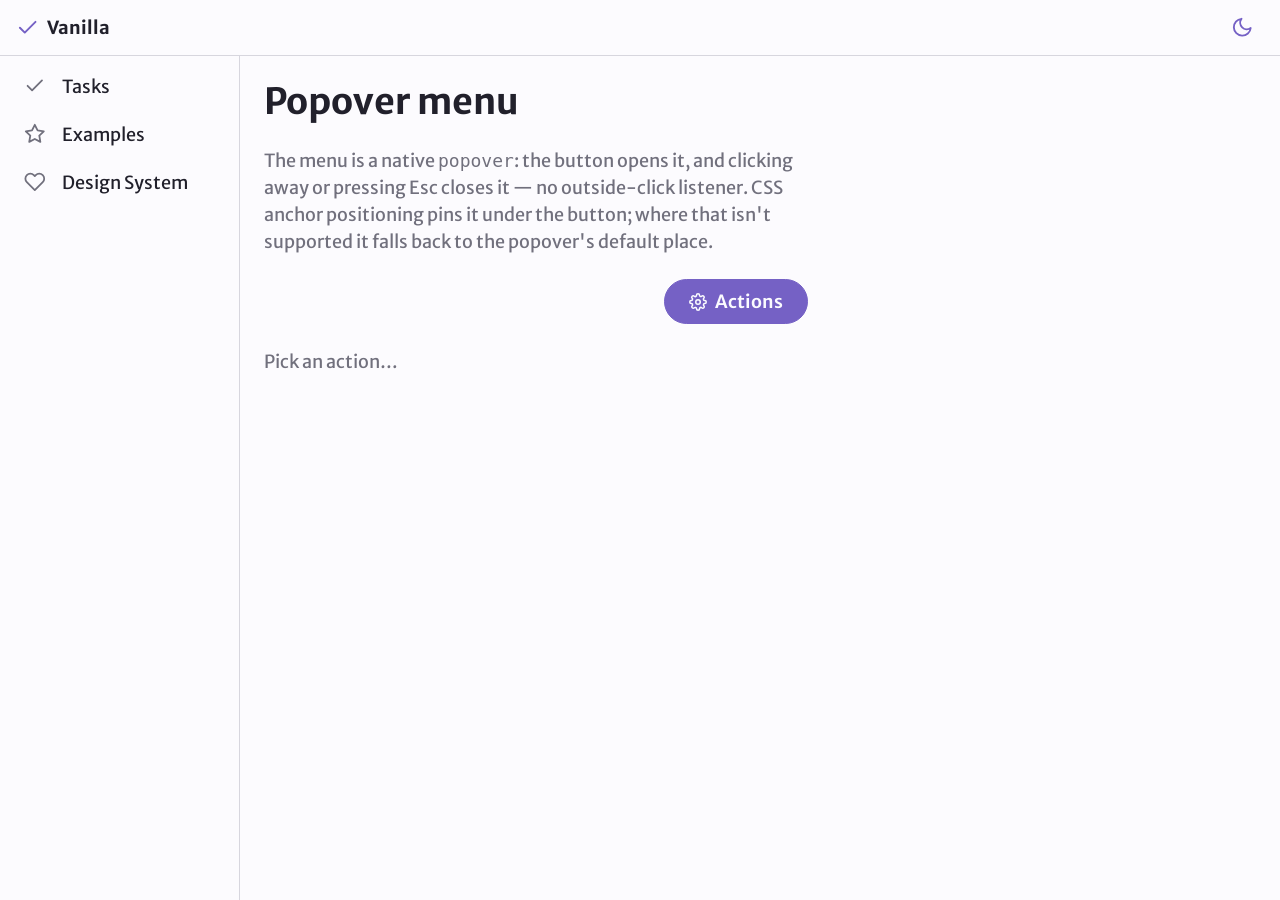
<file: public/examples/popover-menu.html>
<!doctype html>
<html lang="en">
<head>
	<meta charset="utf-8">
	<meta name="viewport" content="width=device-width, initial-scale=1">
	<title>Popover menu · Examples</title>
	<link rel="stylesheet" href="../common.css">
	<link rel="icon" href="../icons.svg#icon-settings">
	<script type="module" src="../common.js"></script>
	<style>
		/* The page wears the shared app shell (common.css); this file only styles
		   the content inside it. */
		.content-inner { width: min(100%, 34rem); --flow-space: var(--space-4); }
		.muted { color: var(--muted); }
		.bar { display: flex; justify-content: flex-end; }

		/* The trigger names an anchor; the menu pins itself to that anchor. No JS
		   positioning. */
		.menu-trigger { anchor-name: --menu-trigger; }

		.menu {
			margin: 0;                          /* clear the UA centering for [popover] */
			min-width: 12rem;
			padding: var(--space-1);
			border: 0.1rem solid var(--line);
			border-radius: var(--radius);
			background: oklch(var(--surface-l) var(--c) var(--h));
			box-shadow: var(--shadow);
		}

		@supports (anchor-name: --x) {
			.menu {
				position-anchor: --menu-trigger;
				inset: auto;
				top: anchor(bottom);
				right: anchor(right);
				margin-top: var(--space-1);
			}
		}

		.menu ul { list-style: none; margin: 0; padding: 0; }
		.menu button {
			all: unset; box-sizing: border-box;
			display: flex; align-items: center; gap: var(--space-2);
			width: 100%; padding: var(--space-2) var(--space-3);
			border-radius: var(--radius); cursor: pointer;
		}
		.menu button:hover { background: var(--accent); color: var(--accent-ink); }
		.menu hr { border: none; border-top: 0.1rem solid var(--line); margin: var(--space-1) 0; }

		.picked { color: var(--muted); }
	</style>
</head>
<body>

<!-- The shared app shell — top bar, side nav, drawer on narrow screens. The
     Examples link is the current section. See ../index.html for the full notes. -->
<div class="app-shell" data-part="shell" data-sidebar="closed">

	<header class="app-header">
		<button class="icon-btn menu-toggle" data-variant="ghost" data-part="menu-toggle"
			aria-label="Toggle menu">
			<x-icon name="menu"></x-icon>
		</button>
		<a class="brand" href="../index.html">
			<x-icon name="check"></x-icon>
			<span>Vanilla</span>
		</a>
		<div class="header-actions">
			<button class="icon-btn" data-variant="ghost" data-part="theme-toggle" aria-label="Toggle theme">
				<x-icon name="moon"></x-icon>
			</button>
		</div>
	</header>

	<aside class="sidebar">
		<nav class="side-nav" aria-label="Primary">
			<ul class="flow">
				<li><a href="../index.html"><x-icon name="check"></x-icon> Tasks</a></li>
				<li><a href="index.html"><x-icon name="star"></x-icon> Examples</a></li>
				<li><a href="../design-system.html"><x-icon name="heart"></x-icon> Design System</a></li>
			</ul>
		</nav>
	</aside>

	<div class="overlay" data-part="overlay"></div>

	<main class="content">
		<div class="content-inner flow">

			<header class="flow">
				<h1>Popover menu</h1>
				<p class="muted">The menu is a native <code>popover</code>: the button opens it,
					and clicking away or pressing Esc closes it — no outside-click listener.
					CSS anchor positioning pins it under the button; where that isn't
					supported it falls back to the popover's default place.</p>
			</header>

			<div class="bar">
				<button class="menu-trigger" popovertarget="menu" data-variant="primary">
					<x-icon name="settings"></x-icon> Actions
				</button>
			</div>

			<div id="menu" popover class="menu">
				<ul data-part="menu">
					<li><button type="button" data-action="Rename"><x-icon name="edit"></x-icon> Rename</button></li>
					<li><button type="button" data-action="Duplicate"><x-icon name="plus"></x-icon> Duplicate</button></li>
					<hr>
					<li><button type="button" data-action="Delete"><x-icon name="trash"></x-icon> Delete</button></li>
				</ul>
			</div>

			<p class="picked" data-part="picked">Pick an action…</p>

		</div>
	</main>

</div>

<script type="module">
	import { $, delegate, mountShell } from '../common.js'

	// Wire the shared shell chrome (drawer + theme toggle).
	mountShell()

	// A menu item runs its action and closes the popover.
	delegate('click', '[data-action]', (e, btn) => {
		$('@picked').textContent = `You picked: ${btn.dataset.action}`
		document.getElementById('menu').hidePopover()
	})
</script>

</body>
</html>
</file>
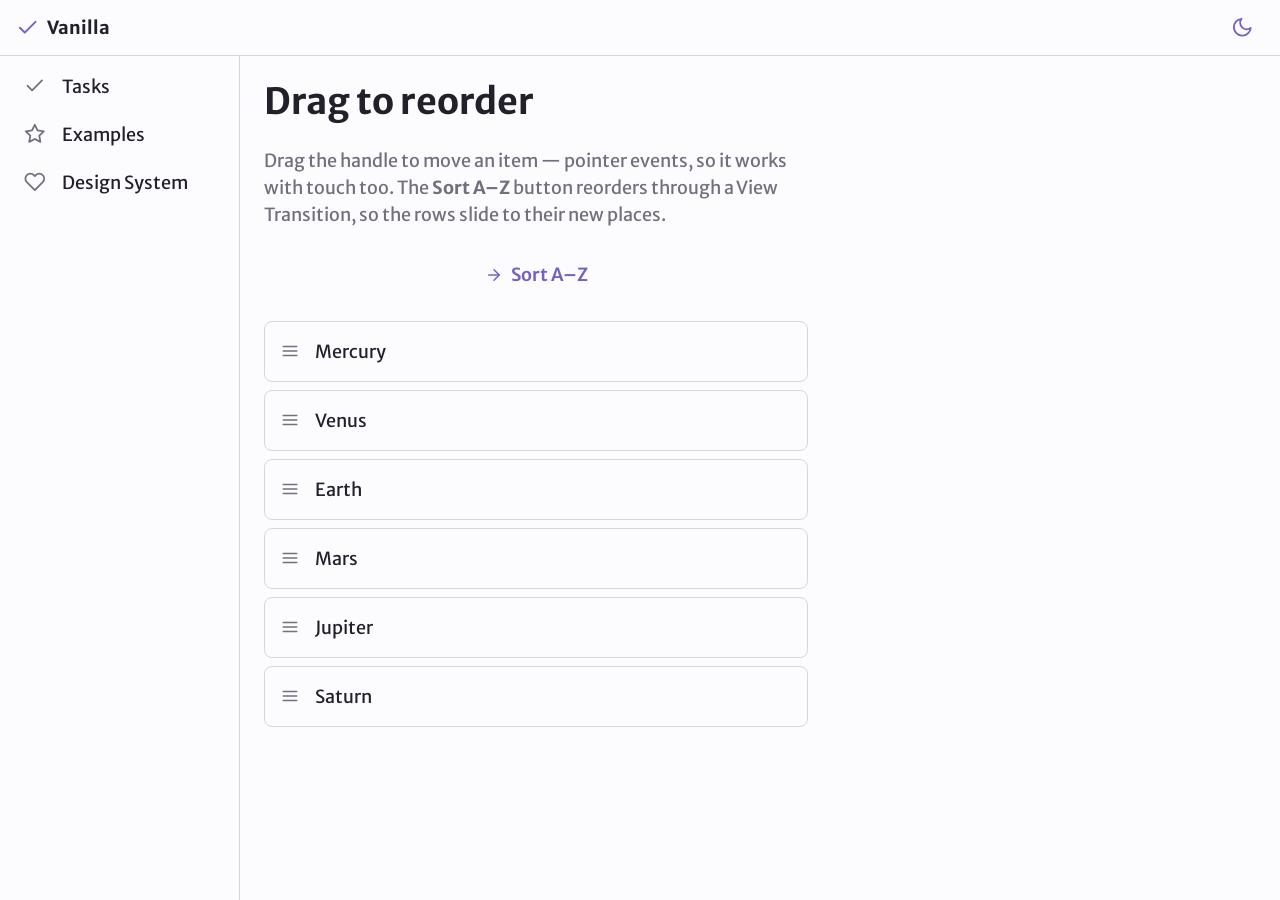
<file: public/examples/reorder.html>
<!doctype html>
<html lang="en">
<head>
	<meta charset="utf-8">
	<meta name="viewport" content="width=device-width, initial-scale=1">
	<title>Drag to reorder · Examples</title>
	<link rel="stylesheet" href="../common.css">
	<link rel="icon" href="../icons.svg#icon-menu">
	<style>
		/* The page wears the shared app shell (common.css); this file only styles
		   the content inside it. */
		.content-inner { width: min(100%, 34rem); --flow-space: var(--space-4); }
		.muted { color: var(--muted); }
		/* The row list — scoped to the content so these bare ul/li rules don't
		   reach the sidebar's own list. */
		.content-inner ul { list-style: none; padding: 0; --flow-space: var(--space-2); }   /* stacks via .flow */
		.content-inner li {
			display: flex; align-items: center; gap: var(--space-3);
			padding: var(--space-3); border: 0.1rem solid var(--line); border-radius: var(--radius);
			background: var(--surface);
		}
		.content-inner li[data-dragging] { border-color: var(--accent); box-shadow: var(--shadow); opacity: 0.9; }
		.handle { cursor: grab; touch-action: none; color: var(--muted); }
		.content-inner li[data-dragging] .handle { cursor: grabbing; }
		.label { flex: 1; }
	</style>
	<script type="module" src="reorder.js"></script>
</head>
<body>

<!-- The shared app shell — top bar, side nav, drawer on narrow screens. The
     Examples link is the current section. See ../index.html for the full notes. -->
<div class="app-shell" data-part="shell" data-sidebar="closed">

	<header class="app-header">
		<button class="icon-btn menu-toggle" data-variant="ghost" data-part="menu-toggle"
			aria-label="Toggle menu">
			<x-icon name="menu"></x-icon>
		</button>
		<a class="brand" href="../index.html">
			<x-icon name="check"></x-icon>
			<span>Vanilla</span>
		</a>
		<div class="header-actions">
			<button class="icon-btn" data-variant="ghost" data-part="theme-toggle" aria-label="Toggle theme">
				<x-icon name="moon"></x-icon>
			</button>
		</div>
	</header>

	<aside class="sidebar">
		<nav class="side-nav" aria-label="Primary">
			<ul class="flow">
				<li><a href="../index.html"><x-icon name="check"></x-icon> Tasks</a></li>
				<li><a href="index.html"><x-icon name="star"></x-icon> Examples</a></li>
				<li><a href="../design-system.html"><x-icon name="heart"></x-icon> Design System</a></li>
			</ul>
		</nav>
	</aside>

	<div class="overlay" data-part="overlay"></div>

	<main class="content">
		<div class="content-inner flow">

			<header class="flow">
				<h1>Drag to reorder</h1>
				<p class="muted">Drag the handle to move an item — pointer events, so it works
					with touch too. The <b>Sort A–Z</b> button reorders through a View
					Transition, so the rows slide to their new places.</p>
			</header>

			<button type="button" data-part="sort" data-variant="ghost">
				<x-icon name="arrow-right"></x-icon> Sort A–Z
			</button>

			<ul class="flow" data-part="list"></ul>

		</div>
	</main>

</div>

<template data-part="row">
	<li>
		<span class="handle" data-part="handle"><x-icon name="menu"></x-icon></span>
		<span class="label" data-part="label"></span>
	</li>
</template>

</body>
</html>
</file>
<file: public/common.css>
/* The shared look. Every page links this; design-system.html shows everything
   it defines. Change a token here and the whole app — and the gallery — moves
   together.

   Rules the rest of the app follows:
     · Colours, sizes, and timing are tokens (custom properties), never literals
       scattered through component rules.
     · Sizes are relative (rem / em / %), never px — so one font-size change
       rescales everything.
     · State is a data-* attribute; CSS decides what each state looks like.
     · [data-part] is a JS hook and is never styled. Style id / class instead. */

/* Self-hosted fonts. Must come first (an @import has to precede other rules). */
@import url('fonts.css');


/* ── Reset ─────────────────────────────────────────────────────────────── */

*, *::before, *::after { box-sizing: border-box; }

* { margin: 0; }

html { -webkit-text-size-adjust: 100%; }

body { min-height: 100dvh; line-height: 1.5; }

img, svg, video { display: block; max-width: 100%; }

input, button, textarea, select { font: inherit; color: inherit; }

:where(button) { cursor: pointer; }


/* ── Typed tokens ──────────────────────────────────────────────────────────
   Registered as real <color>s: a bad override falls back to the initial value
   instead of breaking everything downstream. The theme flip animates through
   the background/color properties that read these, not the tokens themselves —
   transitioning a registered token directly can get stuck. */

@property --accent   { syntax: '<color>'; inherits: true; initial-value: oklch(56% 0.15 290); }
@property --ink      { syntax: '<color>'; inherits: true; initial-value: oklch(25% 0.02 290); }
@property --surface  { syntax: '<color>'; inherits: true; initial-value: oklch(99% 0.004 290); }


/* ── Tokens ────────────────────────────────────────────────────────────────
   The whole palette is expressed as lightness (L), chroma (C), hue (H) parts,
   so light/dark is mostly one lightness flip and the layer system below can do
   arithmetic on L. */

:root {
	color-scheme: light dark;

	/* Hue + chroma the surfaces are tinted with (a hint of the accent). */
	--h: 290;
	--c: 0.004;

	/* Layer lightness: where the base surface starts and how much each nested
	   layer shifts. Dark mode flips the step's sign (see below). */
	--surface-l: 99%;
	--layer-step: -3%;

	--ink: oklch(25% 0.02 var(--h));
	--muted: oklch(55% 0.02 var(--h));
	--line: oklch(88% 0.01 var(--h));

	--accent: oklch(56% 0.15 var(--h));
	--accent-ink: oklch(99% 0.01 var(--h));   /* text on an accent fill */

	--info:    oklch(60% 0.13 250);
	--success: oklch(62% 0.15 150);
	--warning: oklch(72% 0.15 80);
	--danger:  oklch(60% 0.19 25);

	/* Spacing scale. The small steps (1–5) are rem, fixed to the root size — use
	   them for gaps and padding. The large steps (6–10) are em, so big layout
	   whitespace scales with the text of whatever it's set on. */
	--space-1: 0.25rem;
	--space-2: 0.5rem;
	--space-3: 1rem;
	--space-4: 1.5rem;
	--space-5: 2.5rem;
	--space-6: 4em;
	--space-7: 6em;
	--space-8: 8em;
	--space-9: 12em;
	--space-10: 16em;

	/* The app's typeface, self-hosted (see fonts.css). system-ui is the fallback
	   shown until the woff2 loads (font-display: swap). */
	--font: 'Merriweather Sans', system-ui, sans-serif;
	--font-mono: ui-monospace, 'Cascadia Code', 'Source Code Pro', monospace;

	--radius: 0.5rem;
	--radius-pill: 100rem;

	--ring: 0.15rem;                         /* focus outline width */
	--shadow: 0 0.15rem 0.5rem oklch(20% 0.03 var(--h) / 0.12);

	--overlay: oklch(20% 0.03 var(--h) / 0.4);  /* dim sheet behind a drawer or dialog */

	--tap: 2.75rem;                          /* min touch target */

	--sidebar-w: 15rem;                      /* app-shell nav width */
	--header-h: 3.5rem;                      /* app-shell top-bar height */

	--fast: 0.12s;
	--slow: 0.3s;
}

@media (prefers-color-scheme: dark) {
	:root {
		--surface-l: 15%;
		--layer-step: 4%;                    /* nested layers get lighter in dark */

		--ink: oklch(92% 0.02 var(--h));
		--muted: oklch(65% 0.02 var(--h));
		--line: oklch(35% 0.02 var(--h));

		--accent: oklch(75% 0.14 var(--h));
		--accent-ink: oklch(18% 0.03 var(--h));

		--shadow: 0 0.15rem 0.6rem oklch(0% 0 0 / 0.5);
	}
}

/* Manual override: <html data-theme="dark"> forces one theme regardless of the
   OS setting. Same declarations, just triggered by the attribute. */
:root[data-theme="light"] { color-scheme: light; }
:root[data-theme="dark"] {
	color-scheme: dark;
	--surface-l: 15%; --layer-step: 4%;
	--ink: oklch(92% 0.02 var(--h)); --muted: oklch(65% 0.02 var(--h)); --line: oklch(35% 0.02 var(--h));
	--accent: oklch(75% 0.14 var(--h)); --accent-ink: oklch(18% 0.03 var(--h));
	--shadow: 0 0.15rem 0.6rem oklch(0% 0 0 / 0.5);
}


/* ── The layer system ──────────────────────────────────────────────────────
   A surface's tone deepens one step for each surface it sits inside — a card in
   a card in the page separates automatically, with no per-depth class to write.
   A custom property can't add a step to its own inherited value (that's a
   cascade cycle, which collapses to nothing), so the depth is spelled out with
   nesting selectors, through seven levels — far past any real layout. They all
   use :where(), so they carry no specificity and the deepest match just wins by
   coming last in the file. */

:where(body, .layer, .card) {
	--_l: var(--surface-l);
	--surface: oklch(var(--_l) var(--c) var(--h));
	background: var(--surface);
	color: var(--ink);
}

:where(body, .layer, .card) :where(.layer, .card)
	{ --_l: calc(var(--surface-l) + 1 * var(--layer-step)); }
:where(body, .layer, .card) :where(.layer, .card) :where(.layer, .card)
	{ --_l: calc(var(--surface-l) + 2 * var(--layer-step)); }
:where(body, .layer, .card) :where(.layer, .card) :where(.layer, .card) :where(.layer, .card)
	{ --_l: calc(var(--surface-l) + 3 * var(--layer-step)); }
:where(body, .layer, .card) :where(.layer, .card) :where(.layer, .card) :where(.layer, .card) :where(.layer, .card)
	{ --_l: calc(var(--surface-l) + 4 * var(--layer-step)); }
:where(body, .layer, .card) :where(.layer, .card) :where(.layer, .card) :where(.layer, .card) :where(.layer, .card) :where(.layer, .card)
	{ --_l: calc(var(--surface-l) + 5 * var(--layer-step)); }
:where(body, .layer, .card) :where(.layer, .card) :where(.layer, .card) :where(.layer, .card) :where(.layer, .card) :where(.layer, .card) :where(.layer, .card)
	{ --_l: calc(var(--surface-l) + 6 * var(--layer-step)); }


/* ── Base document ─────────────────────────────────────────────────────── */

body {
	font-family: var(--font);
	font-size: clamp(1rem, 0.95rem + 0.25vw, 1.125rem);
}

:where(a) { color: var(--accent); text-underline-offset: 0.15em; }

:where(h1, h2, h3) { line-height: 1.2; text-wrap: balance; }
:where(p, li) { text-wrap: pretty; }
:where(code, pre, kbd, samp) { font-family: var(--font-mono); }

/* One visible focus style for everything reachable by keyboard. */
:where(a, button, input, textarea, select, summary, [tabindex]):focus-visible {
	outline: var(--ring) solid var(--accent);
	outline-offset: 0.15rem;
}


/* ── Buttons ───────────────────────────────────────────────────────────────
   One rule; the variant is a data-* on the element, the look is a few local
   knobs the variant overrides. */

button, .button {
	--btn-bg: transparent;
	--btn-ink: var(--accent);
	--btn-line: var(--accent);

	display: inline-flex;
	align-items: center;
	justify-content: center;
	gap: var(--space-2);
	min-height: var(--tap);
	padding: var(--space-2) var(--space-4);

	border: 0.1rem solid var(--btn-line);
	border-radius: var(--radius-pill);
	background: var(--btn-bg);
	color: var(--btn-ink);
	font-weight: 600;
	text-decoration: none;

	transition: background var(--fast), color var(--fast), border-color var(--fast);
}

button:hover, .button:hover { --btn-bg: var(--accent); --btn-ink: var(--accent-ink); }

button[data-variant="primary"] { --btn-bg: var(--accent); --btn-ink: var(--accent-ink); }
button[data-variant="primary"]:hover { filter: brightness(1.08); }

button[data-variant="ghost"] { --btn-line: transparent; }
button[data-variant="ghost"]:hover { --btn-bg: oklch(var(--surface-l) var(--c) var(--h) / 0); --btn-ink: var(--accent); --btn-line: var(--line); }

button[data-variant="danger"] { --btn-ink: var(--danger); --btn-line: var(--danger); }
button[data-variant="danger"]:hover { --btn-bg: var(--danger); --btn-ink: var(--accent-ink); }

button:disabled, .button[aria-disabled="true"] { opacity: 0.5; pointer-events: none; }


/* ── App shell ───────────────────────────────────────────────────────────────
   The frame every page shares: a full-height top bar + side nav + scrolling
   content, and — on a narrow screen — the nav folding into a slide-in drawer. A
   page writes the shell markup (copy index.html's) and fills the content; the
   look and the behaviour both live here. Whether the drawer is open is a data-*
   on the shell that JS flips (mountShell in common.js) and CSS animates. */

.app-shell {
	height: 100dvh;
	display: grid;
	grid-template-columns: var(--sidebar-w) 1fr;
	grid-template-rows: auto 1fr;
	grid-template-areas:
		"header header"
		"sidebar main";
}

/* Top bar. */
.app-header {
	grid-area: header;
	display: flex;
	align-items: center;
	gap: var(--space-2);
	min-height: var(--header-h);
	padding-inline: var(--space-3);
	border-bottom: 0.1rem solid var(--line);
}

.brand {
	display: flex;
	align-items: center;
	gap: var(--space-2);
	color: var(--ink);
	font-weight: 700;
	text-decoration: none;
}
.brand x-icon { font-size: 1.3em; color: var(--accent); }

.header-actions { margin-inline-start: auto; display: flex; gap: var(--space-1); }

/* A square, icon-only button: the shared button, only the shape changes. */
.icon-btn {
	min-width: var(--tap);
	padding: var(--space-2);
	border-radius: var(--radius);
}
.icon-btn x-icon { font-size: 1.25em; }

/* Side nav. */
.sidebar {
	grid-area: sidebar;
	display: flex;
	flex-direction: column;
	padding: var(--space-2);
	border-inline-end: 0.1rem solid var(--line);
	overflow: auto;
}

/* A list (ul > li) of icon + label links. The current page is not a link — it's
   a plain <span>, so it can't be clicked or tabbed to and its non-link-ness marks
   it as current on its own (no aria-current needed). It's filled with the accent
   like the primary button; the icon quiets to muted on the links until then. */
.side-nav { --flow-space: var(--space-1); }
.side-nav ul { list-style: none; padding: 0; }
.side-nav a, .side-nav span {
	display: flex;
	align-items: center;
	gap: var(--space-3);
	min-height: var(--tap);
	padding: var(--space-2) var(--space-3);
	border-radius: var(--radius);
	color: var(--ink);
	text-decoration: none;
}
.side-nav a x-icon, .side-nav span x-icon { font-size: 1.2em; color: var(--muted); }
.side-nav a:hover { background: oklch(from var(--accent) l c h / 0.12); }
.side-nav span { background: var(--accent); color: var(--accent-ink); }
.side-nav span x-icon { color: inherit; }

/* A second nav group sinks to the bottom of the sidebar. */
.side-foot { margin-block-start: auto; }

/* Content — the only part that scrolls. */
.content { grid-area: main; overflow: auto; padding: var(--space-4); }

/* The hamburger only exists on narrow screens (see the drawer below). */
.menu-toggle { display: none; }

/* The drawer. On a narrow screen the nav leaves the grid, becomes a floating
   panel, and slides in when the shell is marked open; an overlay dims the
   content behind it. */
.overlay { display: none; }

@media (width < 48rem) {
	.app-shell {
		grid-template-columns: 1fr;
		grid-template-areas:
			"header"
			"main";
	}

	.menu-toggle { display: inline-flex; }

	.sidebar {
		position: fixed;
		inset-block: var(--header-h) 0;
		inset-inline-start: 0;
		z-index: 30;
		width: min(80vw, var(--sidebar-w));
		background: oklch(var(--surface-l) var(--c) var(--h));
		transform: translateX(-100%);
		transition: transform var(--slow);
	}
	.app-shell[data-sidebar="open"] .sidebar { transform: none; }

	.overlay {
		display: block;
		position: fixed;
		inset: 0;
		z-index: 20;
		background: var(--overlay);
		opacity: 0;
		visibility: hidden;
		transition: opacity var(--slow), visibility var(--slow);
	}
	.app-shell[data-sidebar="open"] .overlay { opacity: 1; visibility: visible; }
}


/* ── Forms ─────────────────────────────────────────────────────────────────
   Labels wrap their control, so no `for`/`id` bookkeeping. Validation styling
   uses :user-invalid, which only fires after the user has actually interacted —
   no red on a pristine field. */

label { display: grid; gap: var(--space-1); }
label > span { font-weight: 600; font-size: 0.9em; }

input, textarea, select {
	min-height: var(--tap);
	padding: var(--space-2) var(--space-3);
	border: 0.1rem solid var(--line);
	border-radius: var(--radius);
	background: oklch(var(--surface-l) var(--c) var(--h));
}
textarea { min-height: 6rem; resize: vertical; }

input:focus, textarea:focus, select:focus { border-color: var(--accent); }

input:user-invalid, textarea:user-invalid {
	border-color: var(--danger);
	background: oklch(from var(--danger) l c h / 0.08);
}

/* An error message next to a field appears only once that field is invalid. */
.field-error { color: var(--danger); font-size: 0.85em; }
input:not(:user-invalid) ~ .field-error { display: none; }

fieldset { border: 0.1rem solid var(--line); border-radius: var(--radius); padding: var(--space-3); }
legend { padding-inline: var(--space-2); font-weight: 600; }


/* ── Cards ───────────────────────────────────────────────────────────────────
   A framed surface: border, rounded corners, a shadow, and a tone from the layer
   system above (a card inside a card deepens a step on its own). The frame adds
   NO padding of its own, so a header strip or an image can run edge to edge;
   overflow is clipped so those full-bleed children follow the rounded corners.

   Build the inside from optional parts:
     .card-head   full-width header bar, one tone deeper, divided by a line
     .card-media  an image (or figure) filling the width, corner to corner
     .card-body   a padded content region — the only part that pads its content
   A plain text card is just `.card .card-body` (both classes on one element). */

.card {
	border: 0.1rem solid var(--line);
	border-radius: var(--radius);
	box-shadow: var(--shadow);
	overflow: hidden;
}

.card-head {
	padding: var(--space-3) var(--space-4);
	border-bottom: 0.1rem solid var(--line);
	font-weight: 600;
	/* One layer-step deeper than the card it sits in — darker in light mode,
	   raised in dark, the same shift nested surfaces already use. */
	background: oklch(calc(var(--_l) + var(--layer-step)) var(--c) var(--h));
}

.card-body { padding: var(--space-4); }

.card-media { display: block; width: 100%; height: auto; }


/* ── Card layouts ────────────────────────────────────────────────────────────
   Four ready-made containers for a set of cards — put the cards straight inside.
   Two knobs: --card-gap (space between cards) and --card-min (a card's smallest
   width before the row wraps or scrolls). Set either on the container to retune. */

/* Grid: as many columns as fit at --card-min wide, wrapping down the page.
   .card-grid keeps each card its natural height; .card-grid-flush makes every
   card in a row match the tallest, so their edges line up flush. */
.card-grid, .card-grid-flush {
	display: grid;
	gap: var(--card-gap, var(--space-3));
	grid-template-columns: repeat(auto-fill, minmax(var(--card-min, 15rem), 1fr));
}
.card-grid { align-items: start; }
.card-grid-flush { align-items: stretch; }

/* Carousel: one scrolling row that snaps to each card. Cards hold --card-min and
   don't shrink, so the row runs off-screen and scrolls sideways. */
.card-carousel {
	display: flex;
	gap: var(--card-gap, var(--space-3));
	overflow-x: auto;
	scroll-snap-type: x mandatory;
	padding-bottom: var(--space-2);
	overscroll-behavior-x: contain;
}
.card-carousel > * {
	flex: 0 0 var(--card-min, 15rem);
	scroll-snap-align: start;
}

/* Stack: a single column, each card under the last. */
.card-stack {
	display: flex;
	flex-direction: column;
	gap: var(--card-gap, var(--space-3));
}


/* ── Dialog ────────────────────────────────────────────────────────────────
   Native <dialog> + showModal(): focus trap, Esc to close, and the top layer
   all come free. */

dialog {
	margin: auto;
	max-width: min(90vw, 32rem);
	padding: var(--space-4);
	border: 0.1rem solid var(--line);
	border-radius: var(--radius);
	background: oklch(var(--surface-l) var(--c) var(--h));
	color: var(--ink);
	box-shadow: var(--shadow);
}
dialog::backdrop { background: var(--overlay); backdrop-filter: blur(2px); }


/* ── Details / summary ─────────────────────────────────────────────────── */

details { border: 0.1rem solid var(--line); border-radius: var(--radius); padding: var(--space-3); }
summary { cursor: pointer; font-weight: 600; }
details[open] summary { margin-bottom: var(--space-2); }


/* ── Icons ─────────────────────────────────────────────────────────────────
   <x-icon> renders one <svg><use>. It sizes to the surrounding text (1em) and
   inherits its colour. Stroke width is the base divided by --icon-scale, so by
   default (scale 1) the stroke grows with the icon; set --icon-scale to the
   size multiple (2 for a 2× icon) to keep the stroke visually even. */

x-icon {
	--icon-scale: 1;

	display: inline-flex;
	width: 1em;
	height: 1em;
	vertical-align: -0.125em;
}
x-icon svg { width: 100%; height: 100%; }
x-icon svg * {
	fill: none;
	stroke: currentColor;
	stroke-width: calc(2 / var(--icon-scale));
	stroke-linecap: round;
	stroke-linejoin: round;
}
/* A filled icon opts out of the stroke treatment. */
x-icon[data-fill] svg * { fill: currentColor; stroke: none; }


/* ── Toasts ────────────────────────────────────────────────────────────────
   showToast() drops an <output.toast> in here. Its whole life is the expire
   animation: it slides in, holds, fades, and common.js removes it when the
   animation ends. Hovering pauses the countdown. No JS timer anywhere. */

.toast-host {
	position: fixed;
	inset-block-end: var(--space-4);
	inset-inline: 0;
	z-index: 1000;

	display: flex;
	flex-direction: column;
	align-items: center;
	gap: var(--space-2);

	pointer-events: none;
}

.toast {
	--toast-accent: var(--info);

	display: flex;
	align-items: center;
	gap: var(--space-2);
	max-width: min(90vw, 28rem);
	padding: var(--space-2) var(--space-4);

	border-inline-start: 0.25rem solid var(--toast-accent);
	border-radius: var(--radius);
	background: oklch(var(--surface-l) var(--c) var(--h));
	color: var(--ink);
	box-shadow: var(--shadow);

	pointer-events: auto;
	animation: toast-expire 5s both;
}
.toast:hover { animation-play-state: paused; }

.toast[data-level="success"] { --toast-accent: var(--success); }
.toast[data-level="warning"] { --toast-accent: var(--warning); }
.toast[data-level="error"]   { --toast-accent: var(--danger); }

@keyframes toast-expire {
	0%        { opacity: 0; transform: translateY(1rem); }
	6%, 88%   { opacity: 1; transform: none; }
	100%      { opacity: 0; transform: translateY(0.5rem); }
}


/* ── Utilities ─────────────────────────────────────────────────────────── */

/* Off-screen but read by screen readers. For a label a sighted user doesn't
   need but assistive tech does. */
.visually-hidden {
	position: absolute;
	width: 1px; height: 1px;
	overflow: hidden;
	clip-path: inset(50%);
	white-space: nowrap;
}

/* Vertical rhythm — THE way to stack things. The reset zeroes every margin, so a
   run of paragraphs, form fields, or cards would collapse together. Put `.flow`
   on their container and each child gets space above it. The gap defaults to 1em,
   so prose spacing tracks the text size; set --flow-space to a --space-* token to
   retune one container (tighter for a dense list, looser for page sections). This
   is the single pattern — don't hand-roll another flex-column-with-gap. */
.flow { display: flex; flex-direction: column; gap: var(--flow-space, 1em); }

.row    { display: flex; gap: var(--space-3); align-items: center; }
.wrap   { flex-wrap: wrap; }
.grow   { flex: 1; }
.center { display: grid; place-items: center; }


/* Respect a request for less motion: drop transitions and let toasts settle. */
@media (prefers-reduced-motion: reduce) {
	*, *::before, *::after {
		animation-duration: 0.001s !important;
		transition-duration: 0.001s !important;
	}
	.toast { animation: toast-expire 5s step-end both; }
}
</file>
<file: public/index.css>
/* Page content for the task list. The app shell — top bar, side nav, drawer — is
   a shared component in common.css; this file only fills the content area and
   styles the one bespoke thing (a task row). Copying the index trio for a new
   page carries the shell markup with it. */

/* Keep prose and controls to a comfortable measure, left-aligned in the pane. */
.content-inner { width: min(100%, 40rem); --flow-space: var(--space-4); }
.content-head h1 { display: flex; align-items: center; gap: var(--space-2); }
.muted { color: var(--muted); }

/* ── Task list ───────────────────────────────────────────────────────────── */

.add-form { display: flex; gap: var(--space-2); }
.add-form input { flex: 1; }

.filters ul { list-style: none; padding: 0; display: flex; gap: var(--space-1); }
.filters a {
	padding: var(--space-1) var(--space-3);
	border-radius: var(--radius-pill);
	text-decoration: none;
	color: var(--muted);
}
.filters a[aria-current="page"] { background: var(--accent); color: var(--accent-ink); }

.task-list { list-style: none; padding: 0; --flow-space: var(--space-1); }

.task {
	display: flex;
	align-items: center;
	gap: var(--space-2);
	padding: var(--space-2);
	border-radius: var(--radius);
}
.task:hover { background: oklch(var(--surface-l) var(--c) var(--h)); }

.task-check { display: grid; }
.task-check input { min-height: auto; width: 1.25rem; height: 1.25rem; accent-color: var(--accent); }

.task-text { flex: 1; }

/* Done is a data-* state; CSS decides what it looks like. */
.task[data-done] .task-text { text-decoration: line-through; color: var(--muted); }

/* The edit/delete buttons are quiet until you hover the row (still reachable by
   keyboard via :focus-within). */
.task-action {
	min-height: auto;
	padding: var(--space-1);
	opacity: 0;
	transition: opacity var(--fast);
}
.task:hover .task-action,
.task:focus-within .task-action { opacity: 1; }

.empty { text-align: center; color: var(--muted); padding: var(--space-4); }

@media (hover: none) {
	/* No hover on touch — always show the row actions. */
	.task-action { opacity: 1; }
}
</file>
<file: public/examples/index.css>
/* Layout for the examples index ONLY. The page wears the shared app shell (top
   bar + side nav, all from common.css); this file only styles the content inside
   it — the card grid — so the page shows exactly what the app ships. */

.muted { color: var(--muted); }

/* The content stacks with the shared .flow pattern (in the HTML); here it only
   keeps the measure readable. */
.ex-main { max-width: 60rem; min-width: 0; }

/* The tiles sit in the shared .card-grid-flush (common.css) so they line up at
   equal height; this page only tunes how narrow a tile may get. */
.card-grid-flush { --card-min: 14rem; }

/* Each tile is a shared card whose whole surface is a link: a .card-head titles
   it with its icon, a .card-body describes it. These rules only make the link
   look like plain card text and light the border on hover. */
a.card { text-decoration: none; color: var(--ink); }
a.card:hover { border-color: var(--accent); }
a.card .card-head { display: flex; align-items: center; gap: var(--space-2); }
a.card .card-head x-icon { color: var(--accent); }
a.card .card-body { color: var(--muted); font-size: 0.9em; }
</file>
<file: public/design-system.css>
/* Layout for the gallery page ONLY. The page is built with the shared app shell
   (top bar + side nav, all from common.css); this file only styles the content
   inside it — no component styles live here, so the gallery shows exactly what
   the app ships. */

.muted { color: var(--muted); }

/* The content stacks with the shared .flow pattern (in the HTML); here it only
   sets how far apart the sections sit and keeps the measure readable. */
.ds-main { --flow-space: var(--space-5); min-width: 0; max-width: 60rem; }

.ds-section { --flow-space: var(--space-3); scroll-margin-top: var(--space-4); }
.ds-section > h2 { border-bottom: 0.1rem solid var(--line); padding-bottom: var(--space-2); }

.ds-form { max-width: 28rem; }

/* Frames a shell-component demo in a bordered box so a full-bleed bar or nav
   reads as its own panel. */
.ds-frame { border: 0.1rem solid var(--line); border-radius: var(--radius); overflow: hidden; }
.ds-frame-body { padding: var(--space-4); color: var(--muted); }
.ds-frame-nav { max-width: 15rem; padding: var(--space-2); }

/* A stand-in for a real photo, so the gallery needs no image asset. */
.ds-card-photo {
	aspect-ratio: 16 / 9;
	background: linear-gradient(120deg, var(--accent), var(--info));
}

.ds-swatches { display: flex; flex-wrap: wrap; gap: var(--space-2); }
.ds-swatch {
	display: grid;
	place-items: center;
	width: 6rem;
	height: 4rem;
	border-radius: var(--radius);
	font-size: 0.85em;
}
.ds-swatch-line { border: 0.2rem solid var(--line); }

.ds-spaces { --flow-space: var(--space-2); overflow-x: auto; }
.ds-spaces code { min-inline-size: 7rem; flex: none; }
.ds-bar { block-size: 1rem; flex: none; background: var(--accent); border-radius: 0.15rem; }

.ds-icons { display: grid; grid-template-columns: repeat(auto-fill, minmax(5.5rem, 1fr)); gap: var(--space-4); font-size: 1.75rem; }
.ds-icons figure { display: grid; align-content: start; justify-items: center; gap: var(--space-1); }
.ds-icons figcaption { font-size: 0.7rem; color: var(--muted); }

.ds-foot { padding-top: var(--space-4); border-top: 0.1rem solid var(--line); font-size: 0.9em; }
</file>
